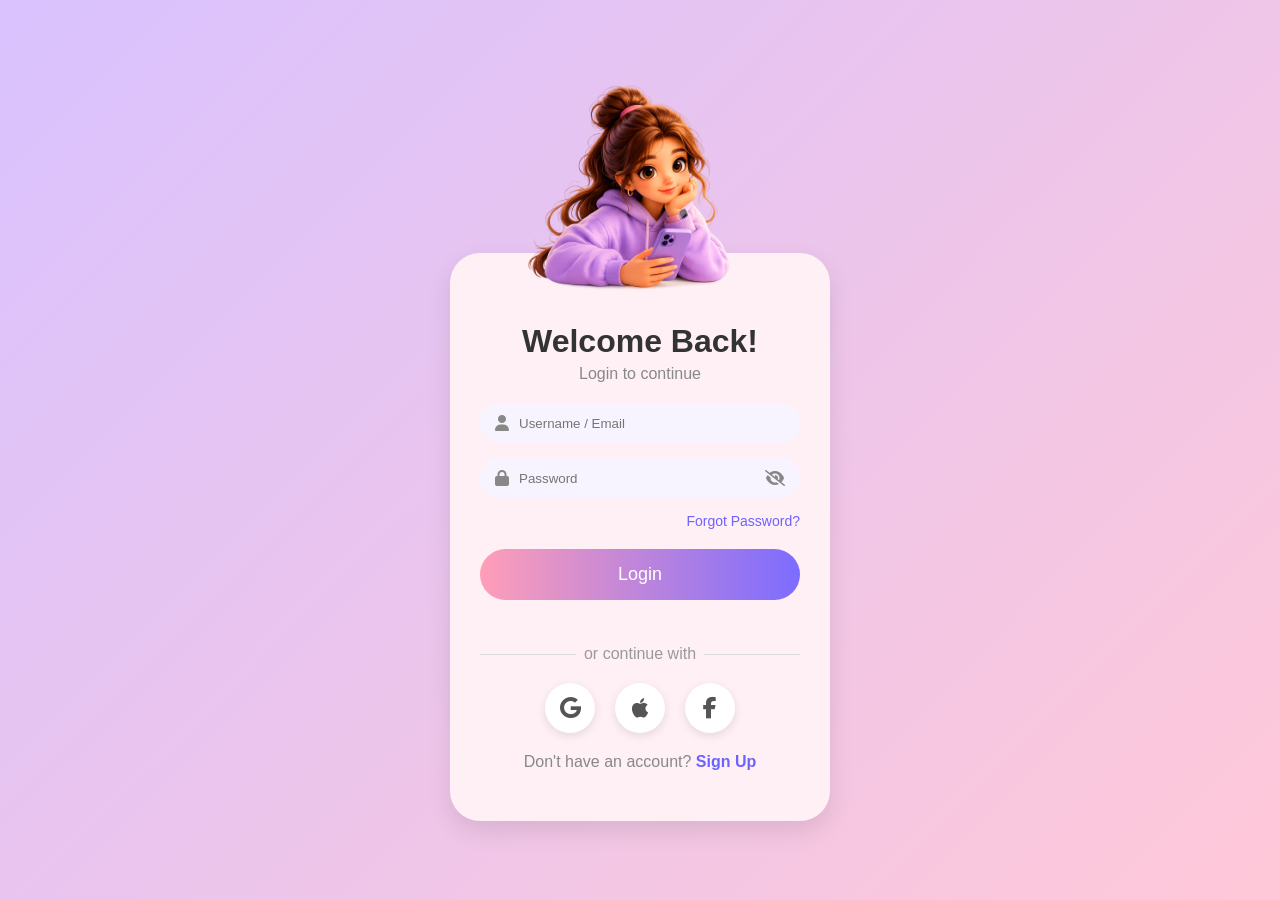
<file: login page/index.html>
<!DOCTYPE html>
<html lang="en">
<head>
    <meta charset="UTF-8">
    <meta name="viewport" content="width=device-width, initial-scale=1.0">
    <title>Login UI</title>
    <link rel="stylesheet" href="style.css">

    <!-- Font Awesome Icons -->
    <link rel="stylesheet" href="https://cdnjs.cloudflare.com/ajax/libs/font-awesome/6.5.1/css/all.min.css">
</head>
<body>

    <div class="container">

        <div class="profile">
            <img src="girl.png" alt="Girl">
        </div>

        <div class="card">
            <h1>Welcome Back!</h1>
            <p>Login to continue</p>

            <div class="input-box">
                <i class="fa-solid fa-user"></i>
                <input type="text" placeholder="Username / Email">
            </div>

            <div class="input-box">
                <i class="fa-solid fa-lock"></i>
                <input type="password" placeholder="Password">
                <i class="fa-solid fa-eye-slash"></i>
            </div>

            <a href="" class="forgot">Forgot Password?</a>

            <button>Login</button>

            <div class="divider">
                <span>or continue with</span>
            </div>

            <div class="social-icons">
                <a href=""><i class="fa-brands fa-google"></i></a>
                <a href=""><i class="fa-brands fa-apple"></i></a>
                <a href=""><i class="fa-brands fa-facebook-f"></i></a>
            </div>

            <p class="signup">Don't have an account? <a href="">Sign Up</a> </p>

        </div>
    </div>

</body>
</html>
</file>
<file: login page/style.css>
*{
    margin:0;
    padding:0;
    box-sizing:border-box;
    font-family:Arial, Helvetica, sans-serif;
}

body
{
    height:100vh;
    display:flex;
    justify-content:center;
    align-items:center;
    background:linear-gradient(135deg,#d9c2ff,#ffc8d8);
}

.container
{
    width:380px;
    text-align:center;
    position:relative;
}


.profile img:hover
{
    transform: scale(1.1);
}

.profile img
{
    width:330px;
    margin-bottom:-50px;
    z-index:10;
    position:relative;
    cursor: pointer;
    transition: all 0.5s ease;
}

.card
{   
      background-color:#fff0f6;
    padding:70px 30px 30px;
    border-radius:30px;
    box-shadow:0 10px 25px rgba(0,0,0,0.1);
    
}

.card h1
{
    color:#333;
    margin-bottom:5px;
    cursor: pointer;
}

.card h1:hover
{
    color:#7c6cff;
}

.card p
{
    color:#888;
    margin-bottom:20px;
}

.input-box
{
    display:flex;
    align-items:center;
    background:#f8f4ff;
    border-radius:25px;
    padding:12px 15px;
    margin:15px 0;
   
}

.input-box i
{
    color:#888;
}

.input-box input
{
    flex:1;
    border:none;
    background:transparent;
    outline:none;
    padding-left:10px;
    cursor: pointer;
}

.forgot
{
    display:block;
    text-align:right;
    font-size:14px;
    color:#6c63ff;
    text-decoration:none;
    margin-bottom:20px;
}

button
{
    width:100%;
    padding:15px;
    border:none;
    border-radius:30px;
    background:linear-gradient(90deg,#ff9eb7,#7c6cff);
    color:white;
    font-size:18px;
    cursor:pointer;
    margin-bottom:25px;
}

button:hover
{
    background:linear-gradient(90deg,#f44570,#482fff);
}

.divider
{
    position:relative;
    margin:20px 0;
    color:#999;
}

.divider::before,.divider::after
{
    content:"";
    position:absolute;
    top:50%;
    width:30%;
    height:1px;
    background:#ddd;
}

.divider::before
{
    left:0;
}

.divider::after{
    right:0;
}

.social-icons
{
    display:flex;
    justify-content:center;
    gap:20px;
    margin:20px 0;
}

.social-icons :hover
{
    background-color: black;
    color: #f8f4ff;
}

.social-icons a
{
    width:50px;
    height:50px;
    border-radius:50%;
    background:#fff;
    box-shadow:0 3px 10px rgba(0,0,0,0.1);
    display:flex;
    justify-content:center;
    align-items:center;
    text-decoration:none;
    font-size:22px;
    color:#555;
}


.signup
{
    margin-top:20px;
}

.signup a
{
    color:#6c63ff;
    text-decoration:none;
    font-weight:bold;
}
</file>
